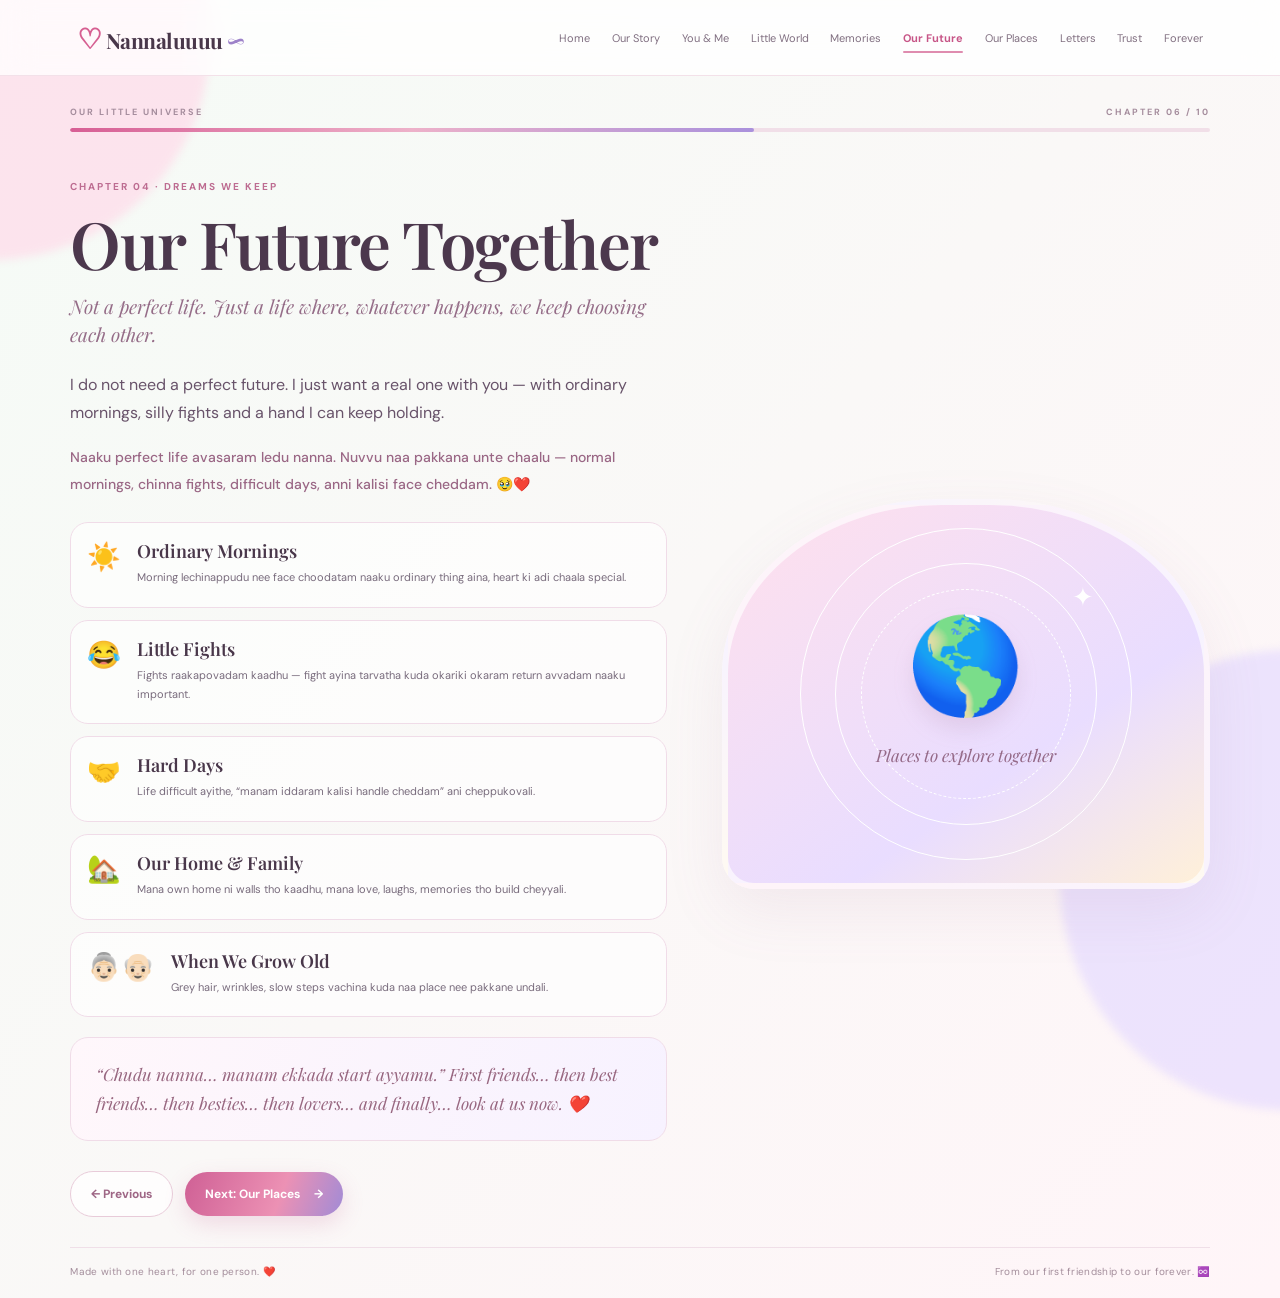
<file: future.html>
<!doctype html>
<html lang="en"><head><meta charset="utf-8"><meta name="viewport" content="width=device-width,initial-scale=1"><meta name="theme-color" content="#fff3f8"><meta name="description" content="A little universe made only for Nannaluuuu."><title>Our Future Together | Nannaluuuu</title><link rel="preconnect" href="https://fonts.googleapis.com"><link href="https://fonts.googleapis.com/css2?family=DM+Sans:wght@400;500;600;700&family=Playfair+Display:wght@500;600;700&display=swap" rel="stylesheet"><link rel="stylesheet" href="style.css"></head>
<body class="theme-future" data-page="06">
<div class="ambient ambient-a"></div><div class="ambient ambient-b"></div>
<header class="site-header"><a class="brand" href="index.html"><span>♡</span> Nannaluuuu <i>∞</i></a><button class="menu-toggle" aria-label="Open navigation" aria-expanded="false">☰</button><nav class="main-nav"><a href="index.html" data-nav="01">Home</a><a href="story.html" data-nav="02">Our Story</a><a href="you-and-me.html" data-nav="03">You & Me</a><a href="little-world.html" data-nav="04">Little World</a><a href="memories.html" data-nav="05">Memories</a><a href="future.html" data-nav="06">Our Future</a><a href="places.html" data-nav="07">Our Places</a><a href="letters.html" data-nav="08">Letters</a><a href="trust.html" data-nav="09">Trust</a><a href="forever.html" data-nav="10">Forever</a></nav></header>
<main class="page-wrap">
<div class="topline"><span>OUR LITTLE UNIVERSE</span><span>CHAPTER 06 / 10</span></div><div class="progress"><span style="width:60%"></span></div>
<section class="content-grid future-layout">
<div class="copy reveal"><p class="eyebrow">Chapter 04 · Dreams we keep</p><h1>Our Future Together</h1><p class="subtitle">Not a perfect life. Just a life where, whatever happens, we keep choosing each other.</p><div class="main-copy"><p class="lead">I do not need a perfect future. I just want a real one with you — with ordinary mornings, silly fights and a hand I can keep holding.</p><p class="telugu">Naaku perfect life avasaram ledu nanna. Nuvvu naa pakkana unte chaalu — normal mornings, chinna fights, difficult days, anni kalisi face cheddam. 🥹❤️</p></div><div class="future-path"><article><i>☀️</i><div><h3>Ordinary Mornings</h3><p>Morning lechinappudu nee face choodatam naaku ordinary thing aina, heart ki adi chaala special.</p></div></article><article><i>😂</i><div><h3>Little Fights</h3><p>Fights raakapovadam kaadhu — fight ayina tarvatha kuda okariki okaram return avvadam naaku important.</p></div></article><article><i>🤝</i><div><h3>Hard Days</h3><p>Life difficult ayithe, “manam iddaram kalisi handle cheddam” ani cheppukovali.</p></div></article><article><i>🏡</i><div><h3>Our Home & Family</h3><p>Mana own home ni walls tho kaadhu, mana love, laughs, memories tho build cheyyali.</p></div></article><article><i>👵🏻👴🏻</i><div><h3>When We Grow Old</h3><p>Grey hair, wrinkles, slow steps vachina kuda naa place nee pakkane undali.</p></div></article></div><blockquote>“Chudu nanna… manam ekkada start ayyamu.” First friends… then best friends… then besties… then lovers… and finally… look at us now. ❤️</blockquote><div class="page-navigation"><a class="btn btn-ghost" href="memories.html">← Previous</a><a class="btn btn-main" href="places.html">Next: Our Places <b>→</b></a></div></div>
<div class="art-column reveal"><div class="illustration-panel future-panel"><div class="illustration-symbol">🌎</div><div class="illustration-orbit"></div><p>Places to explore together</p><span class="orbit-star">✦</span></div></div>
</section>
<footer class="page-footer"><span>Made with one heart, for one person. ❤️</span><span>From our first friendship to our forever. ♾️</span></footer>
</main><script src="script.js"></script></body></html>
</file>
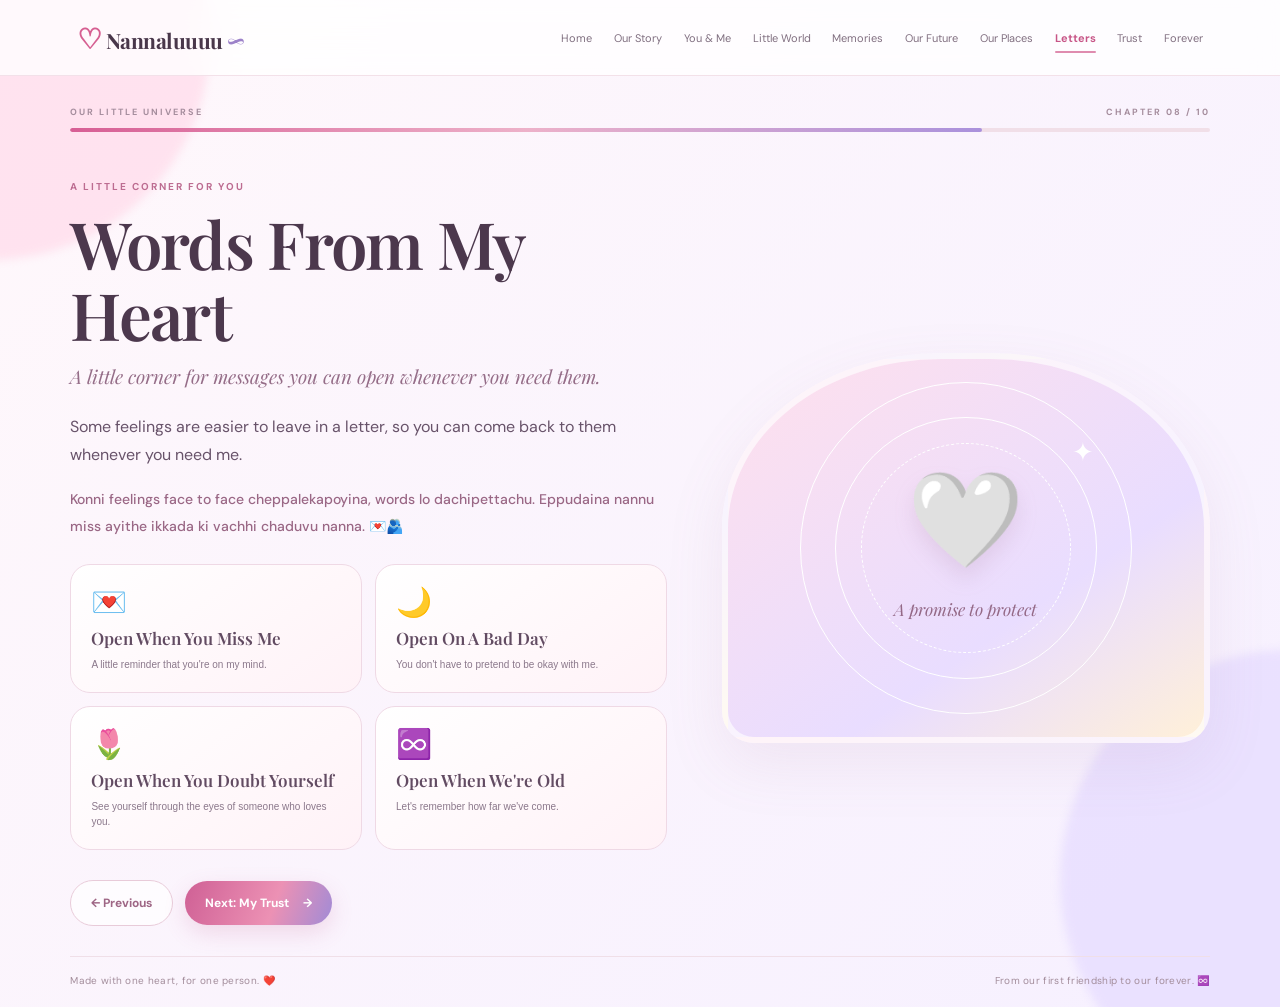
<file: letters.html>
<!doctype html>
<html lang="en"><head><meta charset="utf-8"><meta name="viewport" content="width=device-width,initial-scale=1"><meta name="theme-color" content="#fff3f8"><meta name="description" content="A little universe made only for Nannaluuuu."><title>Words From My Heart | Nannaluuuu</title><link rel="preconnect" href="https://fonts.googleapis.com"><link href="https://fonts.googleapis.com/css2?family=DM+Sans:wght@400;500;600;700&family=Playfair+Display:wght@500;600;700&display=swap" rel="stylesheet"><link rel="stylesheet" href="style.css"></head>
<body class="theme-letters" data-page="08">
<div class="ambient ambient-a"></div><div class="ambient ambient-b"></div>
<header class="site-header"><a class="brand" href="index.html"><span>♡</span> Nannaluuuu <i>∞</i></a><button class="menu-toggle" aria-label="Open navigation" aria-expanded="false">☰</button><nav class="main-nav"><a href="index.html" data-nav="01">Home</a><a href="story.html" data-nav="02">Our Story</a><a href="you-and-me.html" data-nav="03">You & Me</a><a href="little-world.html" data-nav="04">Little World</a><a href="memories.html" data-nav="05">Memories</a><a href="future.html" data-nav="06">Our Future</a><a href="places.html" data-nav="07">Our Places</a><a href="letters.html" data-nav="08">Letters</a><a href="trust.html" data-nav="09">Trust</a><a href="forever.html" data-nav="10">Forever</a></nav></header>
<main class="page-wrap">
<div class="topline"><span>OUR LITTLE UNIVERSE</span><span>CHAPTER 08 / 10</span></div><div class="progress"><span style="width:80%"></span></div>
<section class="content-grid letters-layout">
<div class="copy reveal"><p class="eyebrow">A little corner for you</p><h1>Words From My Heart</h1><p class="subtitle">A little corner for messages you can open whenever you need them.</p><div class="main-copy"><p class="lead">Some feelings are easier to leave in a letter, so you can come back to them whenever you need me.</p><p class="telugu">Konni feelings face to face cheppalekapoyina, words lo dachipettachu. Eppudaina nannu miss ayithe ikkada ki vachhi chaduvu nanna. 💌🫂</p></div><div class="envelope-grid"><button class="envelope" data-letter="miss"><span>💌</span><b>Open When You Miss Me</b><small>A little reminder that you're on my mind.</small></button><button class="envelope" data-letter="bad"><span>🌙</span><b>Open On A Bad Day</b><small>You don't have to pretend to be okay with me.</small></button><button class="envelope" data-letter="doubt"><span>🌷</span><b>Open When You Doubt Yourself</b><small>See yourself through the eyes of someone who loves you.</small></button><button class="envelope" data-letter="old"><span>♾️</span><b>Open When We're Old</b><small>Let's remember how far we've come.</small></button></div><div id="letterReveal" class="letter-reveal" hidden></div><div class="page-navigation"><a class="btn btn-ghost" href="places.html">← Previous</a><a class="btn btn-main" href="trust.html">Next: My Trust <b>→</b></a></div></div>
<div class="art-column reveal"><div class="illustration-panel letters-panel"><div class="illustration-symbol">🤍</div><div class="illustration-orbit"></div><p>A promise to protect</p><span class="orbit-star">✦</span></div></div>
</section>
<footer class="page-footer"><span>Made with one heart, for one person. ❤️</span><span>From our first friendship to our forever. ♾️</span></footer>
</main><script src="script.js"></script></body></html>
</file>
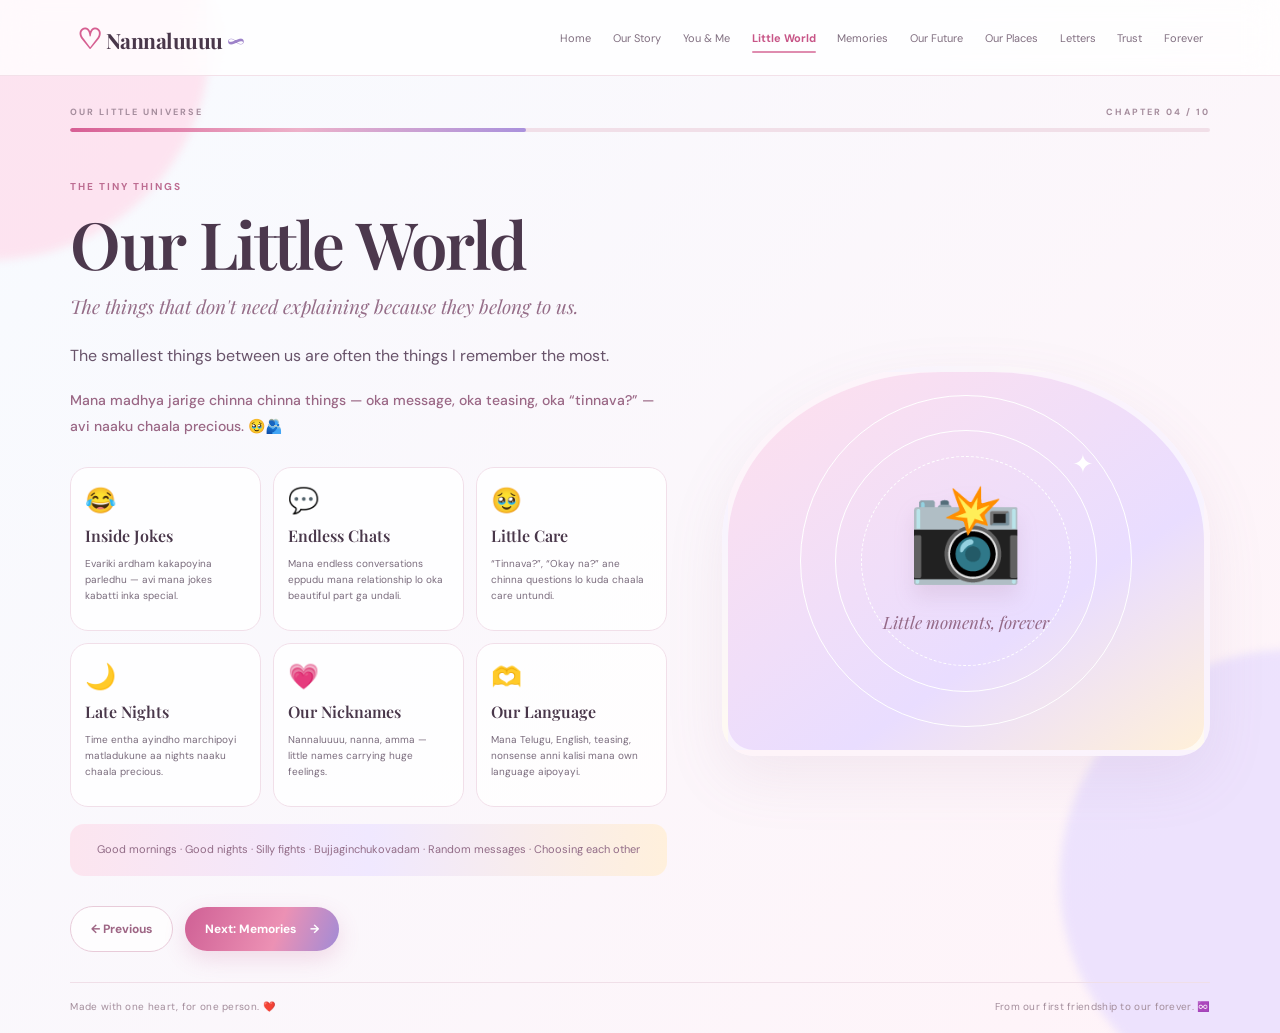
<file: little-world.html>
<!doctype html>
<html lang="en"><head><meta charset="utf-8"><meta name="viewport" content="width=device-width,initial-scale=1"><meta name="theme-color" content="#fff3f8"><meta name="description" content="A little universe made only for Nannaluuuu."><title>Our Little World | Nannaluuuu</title><link rel="preconnect" href="https://fonts.googleapis.com"><link href="https://fonts.googleapis.com/css2?family=DM+Sans:wght@400;500;600;700&family=Playfair+Display:wght@500;600;700&display=swap" rel="stylesheet"><link rel="stylesheet" href="style.css"></head>
<body class="theme-little" data-page="04">
<div class="ambient ambient-a"></div><div class="ambient ambient-b"></div>
<header class="site-header"><a class="brand" href="index.html"><span>♡</span> Nannaluuuu <i>∞</i></a><button class="menu-toggle" aria-label="Open navigation" aria-expanded="false">☰</button><nav class="main-nav"><a href="index.html" data-nav="01">Home</a><a href="story.html" data-nav="02">Our Story</a><a href="you-and-me.html" data-nav="03">You & Me</a><a href="little-world.html" data-nav="04">Little World</a><a href="memories.html" data-nav="05">Memories</a><a href="future.html" data-nav="06">Our Future</a><a href="places.html" data-nav="07">Our Places</a><a href="letters.html" data-nav="08">Letters</a><a href="trust.html" data-nav="09">Trust</a><a href="forever.html" data-nav="10">Forever</a></nav></header>
<main class="page-wrap">
<div class="topline"><span>OUR LITTLE UNIVERSE</span><span>CHAPTER 04 / 10</span></div><div class="progress"><span style="width:40%"></span></div>
<section class="content-grid orbit-layout">
<div class="copy reveal"><p class="eyebrow">The tiny things</p><h1>Our Little World</h1><p class="subtitle">The things that don't need explaining because they belong to us.</p><div class="main-copy"><p class="lead">The smallest things between us are often the things I remember the most.</p><p class="telugu">Mana madhya jarige chinna chinna things — oka message, oka teasing, oka “tinnava?” — avi naaku chaala precious. 🥹🫂</p></div><div class="orbit-grid"><article><b>😂</b><h3>Inside Jokes</h3><p>Evariki ardham kakapoyina parledhu — avi mana jokes kabatti inka special.</p></article><article><b>💬</b><h3>Endless Chats</h3><p>Mana endless conversations eppudu mana relationship lo oka beautiful part ga undali.</p></article><article><b>🥹</b><h3>Little Care</h3><p>“Tinnava?”, “Okay na?” ane chinna questions lo kuda chaala care untundi.</p></article><article><b>🌙</b><h3>Late Nights</h3><p>Time entha ayindho marchipoyi matladukune aa nights naaku chaala precious.</p></article><article><b>💗</b><h3>Our Nicknames</h3><p>Nannaluuuu, nanna, amma — little names carrying huge feelings.</p></article><article><b>🫶</b><h3>Our Language</h3><p>Mana Telugu, English, teasing, nonsense anni kalisi mana own language aipoyayi.</p></article></div><div class='ribbon-quote'>Good mornings · Good nights · Silly fights · Bujjaginchukovadam · Random messages · Choosing each other</div><div class="page-navigation"><a class="btn btn-ghost" href="you-and-me.html">← Previous</a><a class="btn btn-main" href="memories.html">Next: Memories <b>→</b></a></div></div>
<div class="art-column reveal"><div class="illustration-panel little-panel"><div class="illustration-symbol">📸</div><div class="illustration-orbit"></div><p>Little moments, forever</p><span class="orbit-star">✦</span></div></div>
</section>
<footer class="page-footer"><span>Made with one heart, for one person. ❤️</span><span>From our first friendship to our forever. ♾️</span></footer>
</main><script src="script.js"></script></body></html>
</file>
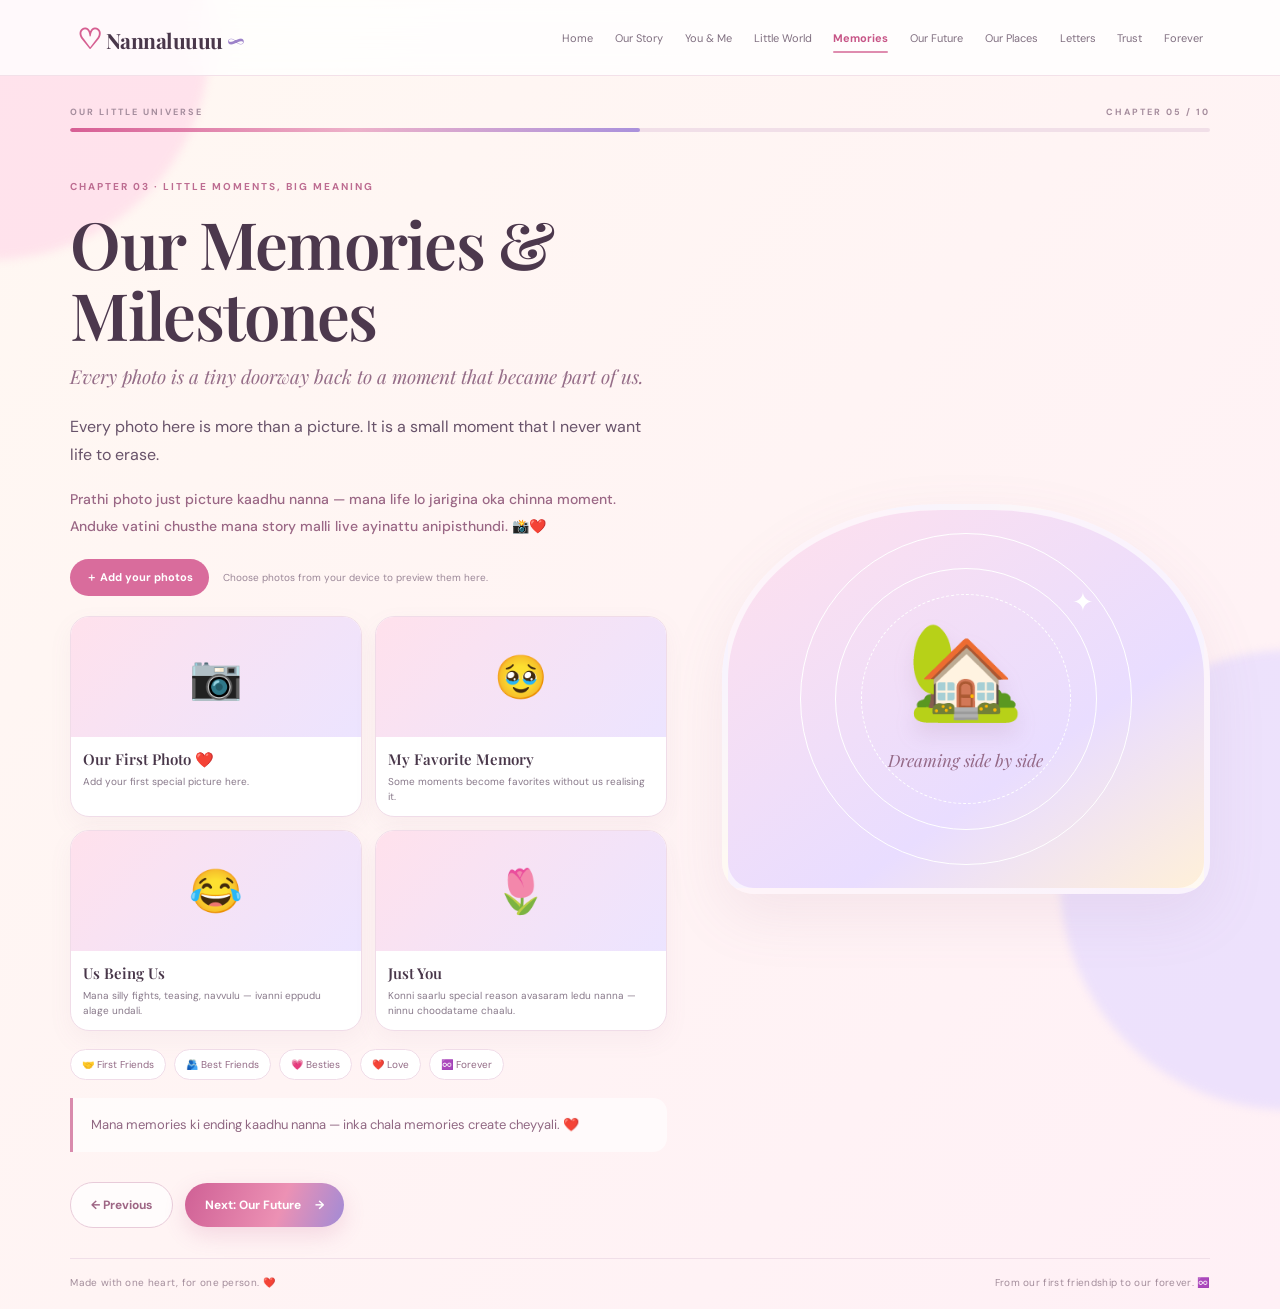
<file: memories.html>
<!doctype html>
<html lang="en"><head><meta charset="utf-8"><meta name="viewport" content="width=device-width,initial-scale=1"><meta name="theme-color" content="#fff3f8"><meta name="description" content="A little universe made only for Nannaluuuu."><title>Our Memories & Milestones | Nannaluuuu</title><link rel="preconnect" href="https://fonts.googleapis.com"><link href="https://fonts.googleapis.com/css2?family=DM+Sans:wght@400;500;600;700&family=Playfair+Display:wght@500;600;700&display=swap" rel="stylesheet"><link rel="stylesheet" href="style.css"></head>
<body class="theme-memories" data-page="05">
<div class="ambient ambient-a"></div><div class="ambient ambient-b"></div>
<header class="site-header"><a class="brand" href="index.html"><span>♡</span> Nannaluuuu <i>∞</i></a><button class="menu-toggle" aria-label="Open navigation" aria-expanded="false">☰</button><nav class="main-nav"><a href="index.html" data-nav="01">Home</a><a href="story.html" data-nav="02">Our Story</a><a href="you-and-me.html" data-nav="03">You & Me</a><a href="little-world.html" data-nav="04">Little World</a><a href="memories.html" data-nav="05">Memories</a><a href="future.html" data-nav="06">Our Future</a><a href="places.html" data-nav="07">Our Places</a><a href="letters.html" data-nav="08">Letters</a><a href="trust.html" data-nav="09">Trust</a><a href="forever.html" data-nav="10">Forever</a></nav></header>
<main class="page-wrap">
<div class="topline"><span>OUR LITTLE UNIVERSE</span><span>CHAPTER 05 / 10</span></div><div class="progress"><span style="width:50%"></span></div>
<section class="content-grid memory-layout">
<div class="copy reveal"><p class="eyebrow">Chapter 03 · Little moments, big meaning</p><h1>Our Memories & Milestones</h1><p class="subtitle">Every photo is a tiny doorway back to a moment that became part of us.</p><div class="main-copy"><p class="lead">Every photo here is more than a picture. It is a small moment that I never want life to erase.</p><p class="telugu">Prathi photo just picture kaadhu nanna — mana life lo jarigina oka chinna moment. Anduke vatini chusthe mana story malli live ayinattu anipisthundi. 📸❤️</p></div><div class="photo-tools"><label class="upload-btn">＋ Add your photos<input id="photoUpload" type="file" accept="image/*" multiple hidden></label><span>Choose photos from your device to preview them here.</span></div><div id="photoGrid" class="photo-grid"><figure class="photo-placeholder"><div>📷</div><figcaption><b>Our First Photo ❤️</b><small>Add your first special picture here.</small></figcaption></figure><figure class="photo-placeholder"><div>🥹</div><figcaption><b>My Favorite Memory</b><small>Some moments become favorites without us realising it.</small></figcaption></figure><figure class="photo-placeholder"><div>😂</div><figcaption><b>Us Being Us</b><small>Mana silly fights, teasing, navvulu — ivanni eppudu alage undali.</small></figcaption></figure><figure class="photo-placeholder"><div>🌷</div><figcaption><b>Just You</b><small>Konni saarlu special reason avasaram ledu nanna — ninnu choodatame chaalu.</small></figcaption></figure></div><div class='milestone-strip'><span>🤝 First Friends</span><span>🫂 Best Friends</span><span>💗 Besties</span><span>❤️ Love</span><span>♾️ Forever</span></div><p class='closing-line'>Mana memories ki ending kaadhu nanna — inka chala memories create cheyyali. ❤️</p><div class="page-navigation"><a class="btn btn-ghost" href="little-world.html">← Previous</a><a class="btn btn-main" href="future.html">Next: Our Future <b>→</b></a></div></div>
<div class="art-column reveal"><div class="illustration-panel memories-panel"><div class="illustration-symbol">🏡</div><div class="illustration-orbit"></div><p>Dreaming side by side</p><span class="orbit-star">✦</span></div></div>
</section>
<footer class="page-footer"><span>Made with one heart, for one person. ❤️</span><span>From our first friendship to our forever. ♾️</span></footer>
</main><script src="script.js"></script></body></html>
</file>
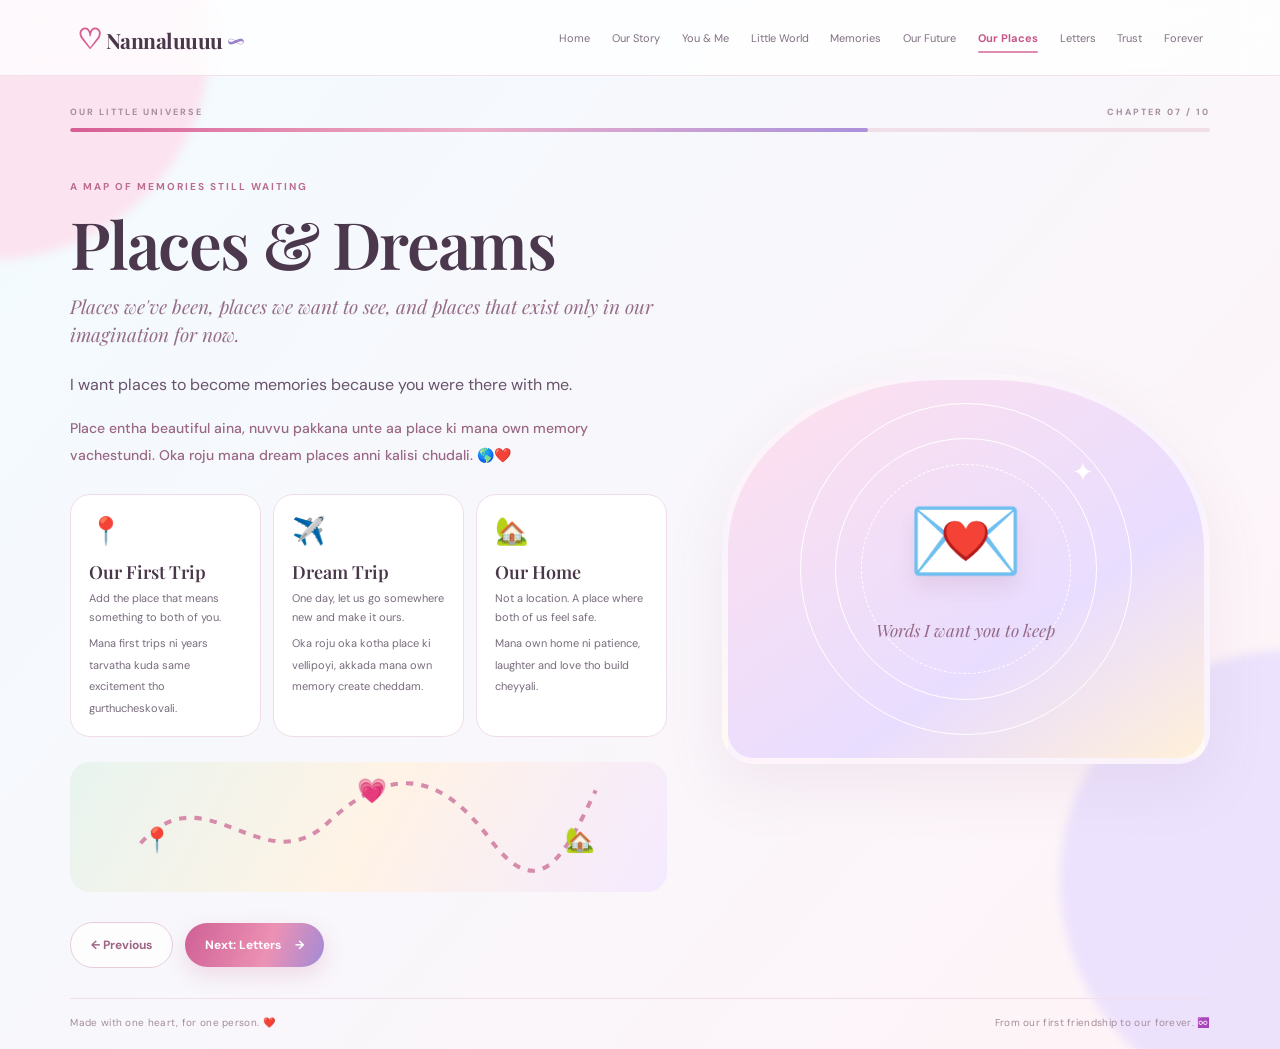
<file: places.html>
<!doctype html>
<html lang="en"><head><meta charset="utf-8"><meta name="viewport" content="width=device-width,initial-scale=1"><meta name="theme-color" content="#fff3f8"><meta name="description" content="A little universe made only for Nannaluuuu."><title>Places & Dreams | Nannaluuuu</title><link rel="preconnect" href="https://fonts.googleapis.com"><link href="https://fonts.googleapis.com/css2?family=DM+Sans:wght@400;500;600;700&family=Playfair+Display:wght@500;600;700&display=swap" rel="stylesheet"><link rel="stylesheet" href="style.css"></head>
<body class="theme-places" data-page="07">
<div class="ambient ambient-a"></div><div class="ambient ambient-b"></div>
<header class="site-header"><a class="brand" href="index.html"><span>♡</span> Nannaluuuu <i>∞</i></a><button class="menu-toggle" aria-label="Open navigation" aria-expanded="false">☰</button><nav class="main-nav"><a href="index.html" data-nav="01">Home</a><a href="story.html" data-nav="02">Our Story</a><a href="you-and-me.html" data-nav="03">You & Me</a><a href="little-world.html" data-nav="04">Little World</a><a href="memories.html" data-nav="05">Memories</a><a href="future.html" data-nav="06">Our Future</a><a href="places.html" data-nav="07">Our Places</a><a href="letters.html" data-nav="08">Letters</a><a href="trust.html" data-nav="09">Trust</a><a href="forever.html" data-nav="10">Forever</a></nav></header>
<main class="page-wrap">
<div class="topline"><span>OUR LITTLE UNIVERSE</span><span>CHAPTER 07 / 10</span></div><div class="progress"><span style="width:70%"></span></div>
<section class="content-grid places-layout">
<div class="copy reveal"><p class="eyebrow">A map of memories still waiting</p><h1>Places & Dreams</h1><p class="subtitle">Places we've been, places we want to see, and places that exist only in our imagination for now.</p><div class="main-copy"><p class="lead">I want places to become memories because you were there with me.</p><p class="telugu">Place entha beautiful aina, nuvvu pakkana unte aa place ki mana own memory vachestundi. Oka roju mana dream places anni kalisi chudali. 🌎❤️</p></div><div class="place-cards"><article class="place-card"><span>📍</span><h3>Our First Trip</h3><p>Add the place that means something to both of you.</p><small>Mana first trips ni years tarvatha kuda same excitement tho gurthucheskovali.</small></article><article class="place-card"><span>✈️</span><h3>Dream Trip</h3><p>One day, let us go somewhere new and make it ours.</p><small>Oka roju oka kotha place ki vellipoyi, akkada mana own memory create cheddam.</small></article><article class="place-card"><span>🏡</span><h3>Our Home</h3><p>Not a location. A place where both of us feel safe.</p><small>Mana own home ni patience, laughter and love tho build cheyyali.</small></article></div><div class='map-doodle'><span class='pin pin1'>📍</span><span class='pin pin2'>💗</span><span class='pin pin3'>🏡</span><svg viewBox='0 0 600 160' aria-hidden='true'><path d='M20 100 C100 10 170 150 250 75 S390 15 450 95 S540 120 580 35' fill='none' stroke='#d68bab' stroke-width='5' stroke-dasharray='9 10'/></svg></div><div class="page-navigation"><a class="btn btn-ghost" href="future.html">← Previous</a><a class="btn btn-main" href="letters.html">Next: Letters <b>→</b></a></div></div>
<div class="art-column reveal"><div class="illustration-panel places-panel"><div class="illustration-symbol">💌</div><div class="illustration-orbit"></div><p>Words I want you to keep</p><span class="orbit-star">✦</span></div></div>
</section>
<footer class="page-footer"><span>Made with one heart, for one person. ❤️</span><span>From our first friendship to our forever. ♾️</span></footer>
</main><script src="script.js"></script></body></html>
</file>
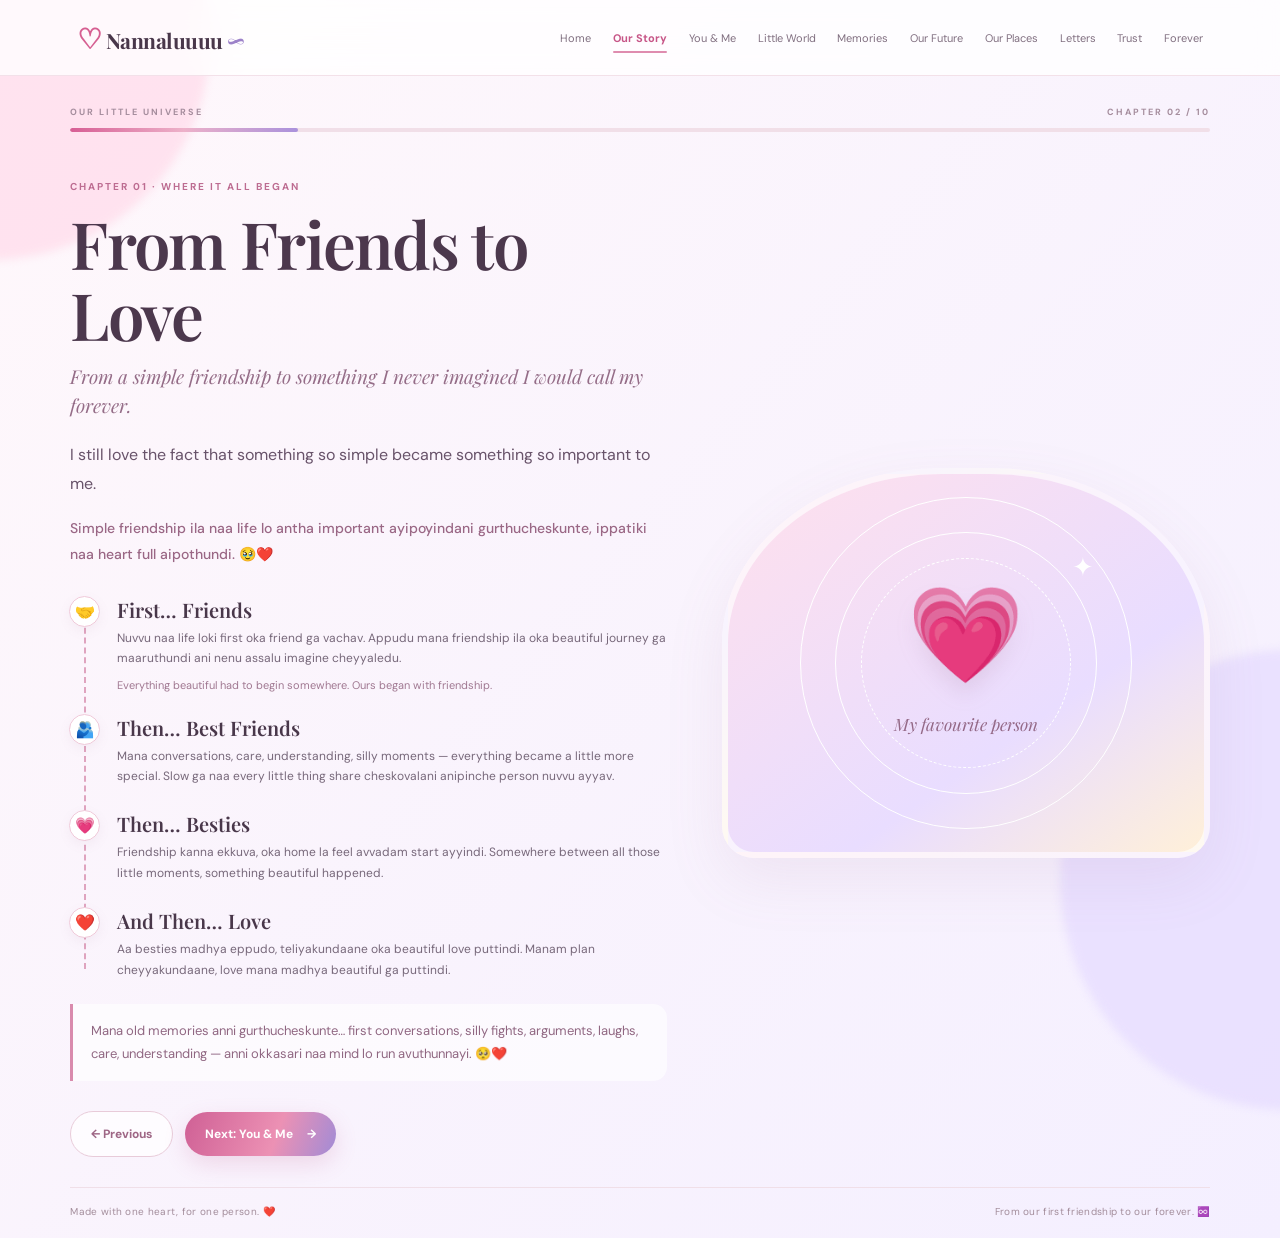
<file: story.html>
<!doctype html>
<html lang="en"><head><meta charset="utf-8"><meta name="viewport" content="width=device-width,initial-scale=1"><meta name="theme-color" content="#fff3f8"><meta name="description" content="A little universe made only for Nannaluuuu."><title>From Friends to Love | Nannaluuuu</title><link rel="preconnect" href="https://fonts.googleapis.com"><link href="https://fonts.googleapis.com/css2?family=DM+Sans:wght@400;500;600;700&family=Playfair+Display:wght@500;600;700&display=swap" rel="stylesheet"><link rel="stylesheet" href="style.css"></head>
<body class="theme-story" data-page="02">
<div class="ambient ambient-a"></div><div class="ambient ambient-b"></div>
<header class="site-header"><a class="brand" href="index.html"><span>♡</span> Nannaluuuu <i>∞</i></a><button class="menu-toggle" aria-label="Open navigation" aria-expanded="false">☰</button><nav class="main-nav"><a href="index.html" data-nav="01">Home</a><a href="story.html" data-nav="02">Our Story</a><a href="you-and-me.html" data-nav="03">You & Me</a><a href="little-world.html" data-nav="04">Little World</a><a href="memories.html" data-nav="05">Memories</a><a href="future.html" data-nav="06">Our Future</a><a href="places.html" data-nav="07">Our Places</a><a href="letters.html" data-nav="08">Letters</a><a href="trust.html" data-nav="09">Trust</a><a href="forever.html" data-nav="10">Forever</a></nav></header>
<main class="page-wrap">
<div class="topline"><span>OUR LITTLE UNIVERSE</span><span>CHAPTER 02 / 10</span></div><div class="progress"><span style="width:20%"></span></div>
<section class="content-grid timeline-layout">
<div class="copy reveal"><p class="eyebrow">Chapter 01 · Where it all began</p><h1>From Friends to Love</h1><p class="subtitle">From a simple friendship to something I never imagined I would call my forever.</p><div class="main-copy"><p class="lead">I still love the fact that something so simple became something so important to me.</p><p class="telugu">Simple friendship ila naa life lo antha important ayipoyindani gurthucheskunte, ippatiki naa heart full aipothundi. 🥹❤️</p></div><div class="story-steps"><article><i>🤝</i><div><h3>First… Friends</h3><p>Nuvvu naa life loki first oka friend ga vachav. Appudu mana friendship ila oka beautiful journey ga maaruthundi ani nenu assalu imagine cheyyaledu.</p><small>Everything beautiful had to begin somewhere. Ours began with friendship.</small></div></article><article><i>🫂</i><div><h3>Then… Best Friends</h3><p>Mana conversations, care, understanding, silly moments — everything became a little more special. Slow ga naa every little thing share cheskovalani anipinche person nuvvu ayyav.</p></div></article><article><i>💗</i><div><h3>Then… Besties</h3><p>Friendship kanna ekkuva, oka home la feel avvadam start ayyindi. Somewhere between all those little moments, something beautiful happened.</p></div></article><article><i>❤️</i><div><h3>And Then… Love</h3><p>Aa besties madhya eppudo, teliyakundaane oka beautiful love puttindi. Manam plan cheyyakundaane, love mana madhya beautiful ga puttindi.</p></div></article></div><p class='closing-line'>Mana old memories anni gurthucheskunte… first conversations, silly fights, arguments, laughs, care, understanding — anni okkasari naa mind lo run avuthunnayi. 🥺❤️</p><div class="page-navigation"><a class="btn btn-ghost" href="index.html">← Previous</a><a class="btn btn-main" href="you-and-me.html">Next: You & Me <b>→</b></a></div></div>
<div class="art-column reveal"><div class="illustration-panel story-panel"><div class="illustration-symbol">💗</div><div class="illustration-orbit"></div><p>My favourite person</p><span class="orbit-star">✦</span></div></div>
</section>
<footer class="page-footer"><span>Made with one heart, for one person. ❤️</span><span>From our first friendship to our forever. ♾️</span></footer>
</main><script src="script.js"></script></body></html>
</file>
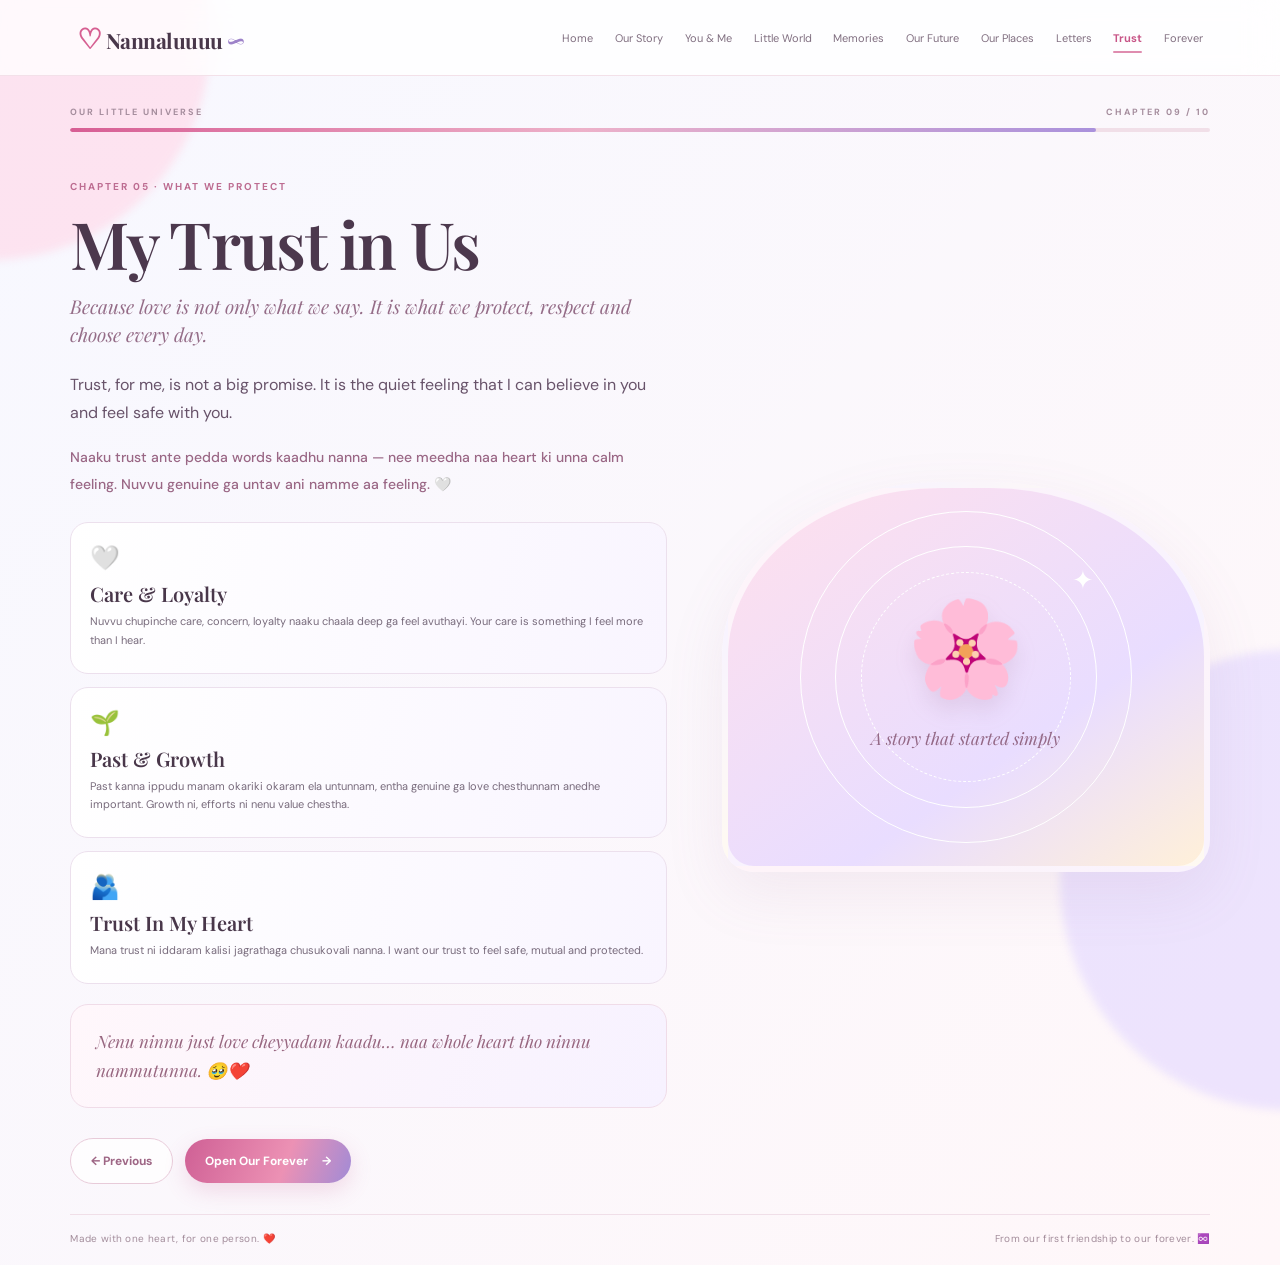
<file: trust.html>
<!doctype html>
<html lang="en"><head><meta charset="utf-8"><meta name="viewport" content="width=device-width,initial-scale=1"><meta name="theme-color" content="#fff3f8"><meta name="description" content="A little universe made only for Nannaluuuu."><title>My Trust in Us | Nannaluuuu</title><link rel="preconnect" href="https://fonts.googleapis.com"><link href="https://fonts.googleapis.com/css2?family=DM+Sans:wght@400;500;600;700&family=Playfair+Display:wght@500;600;700&display=swap" rel="stylesheet"><link rel="stylesheet" href="style.css"></head>
<body class="theme-trust" data-page="09">
<div class="ambient ambient-a"></div><div class="ambient ambient-b"></div>
<header class="site-header"><a class="brand" href="index.html"><span>♡</span> Nannaluuuu <i>∞</i></a><button class="menu-toggle" aria-label="Open navigation" aria-expanded="false">☰</button><nav class="main-nav"><a href="index.html" data-nav="01">Home</a><a href="story.html" data-nav="02">Our Story</a><a href="you-and-me.html" data-nav="03">You & Me</a><a href="little-world.html" data-nav="04">Little World</a><a href="memories.html" data-nav="05">Memories</a><a href="future.html" data-nav="06">Our Future</a><a href="places.html" data-nav="07">Our Places</a><a href="letters.html" data-nav="08">Letters</a><a href="trust.html" data-nav="09">Trust</a><a href="forever.html" data-nav="10">Forever</a></nav></header>
<main class="page-wrap">
<div class="topline"><span>OUR LITTLE UNIVERSE</span><span>CHAPTER 09 / 10</span></div><div class="progress"><span style="width:90%"></span></div>
<section class="content-grid trust-layout">
<div class="copy reveal"><p class="eyebrow">Chapter 05 · What we protect</p><h1>My Trust in Us</h1><p class="subtitle">Because love is not only what we say. It is what we protect, respect and choose every day.</p><div class="main-copy"><p class="lead">Trust, for me, is not a big promise. It is the quiet feeling that I can believe in you and feel safe with you.</p><p class="telugu">Naaku trust ante pedda words kaadhu nanna — nee meedha naa heart ki unna calm feeling. Nuvvu genuine ga untav ani namme aa feeling. 🤍</p></div><div class="trust-panels"><article><i>🤍</i><h3>Care & Loyalty</h3><p>Nuvvu chupinche care, concern, loyalty naaku chaala deep ga feel avuthayi. Your care is something I feel more than I hear.</p></article><article><i>🌱</i><h3>Past & Growth</h3><p>Past kanna ippudu manam okariki okaram ela untunnam, entha genuine ga love chesthunnam anedhe important. Growth ni, efforts ni nenu value chestha.</p></article><article><i>🫂</i><h3>Trust In My Heart</h3><p>Mana trust ni iddaram kalisi jagrathaga chusukovali nanna. I want our trust to feel safe, mutual and protected.</p></article></div><blockquote>Nenu ninnu just love cheyyadam kaadu… naa whole heart tho ninnu nammutunna. 🥹❤️</blockquote><div class="page-navigation"><a class="btn btn-ghost" href="letters.html">← Previous</a><a class="btn btn-main" href="forever.html">Open Our Forever <b>→</b></a></div></div>
<div class="art-column reveal"><div class="illustration-panel trust-panel"><div class="illustration-symbol">🌸</div><div class="illustration-orbit"></div><p>A story that started simply</p><span class="orbit-star">✦</span></div></div>
</section>
<footer class="page-footer"><span>Made with one heart, for one person. ❤️</span><span>From our first friendship to our forever. ♾️</span></footer>
</main><script src="script.js"></script></body></html>
</file>
<file: style.css>
*{box-sizing:border-box} :root{--ink:#49374a;--muted:#796a7d;--rose:#d96698;--line:#f0dce8;--serif:'Playfair Display',Georgia,serif;--sans:'DM Sans',Arial,sans-serif}html{scroll-behavior:smooth}body{margin:0;min-height:100vh;color:var(--ink);font-family:var(--sans);overflow-x:hidden;background:linear-gradient(130deg,#fff9fb,#fff0f6 48%,#f3efff)}a{color:inherit;text-decoration:none}.ambient{position:fixed;border-radius:50%;filter:blur(4px);pointer-events:none;z-index:-1;opacity:.65}.ambient-a{width:440px;height:440px;left:-230px;top:-180px;background:#ffd8e8}.ambient-b{width:460px;height:460px;right:-240px;bottom:-210px;background:#e4d9ff}.site-header{height:76px;padding:0 clamp(18px,6vw,88px);display:flex;align-items:center;justify-content:space-between;background:#ffffffc9;backdrop-filter:blur(16px);border-bottom:1px solid #f3e1e9;position:sticky;top:0;z-index:20}.brand{font:700 21px var(--serif);letter-spacing:-.5px}.brand span{color:#d65f91;font-size:28px}.brand i{font-style:normal;color:#9d82c9}.main-nav{display:flex;align-items:center;gap:clamp(9px,1.7vw,23px)}.main-nav a{font-size:11px;color:#806f80;padding:10px 0;position:relative;transition:color .2s,transform .2s}.main-nav a:hover{color:#c75587;transform:translateY(-2px)}.main-nav a.active{color:#c75587;font-weight:700}.main-nav a.active:after{content:"";position:absolute;bottom:2px;left:0;right:0;height:2px;background:#df8caf;border-radius:5px}.menu-toggle{display:none;border:0;background:none;font-size:24px;color:var(--ink)}.page-wrap{width:min(1180px,89%);margin:auto;min-height:calc(100vh - 76px);padding:30px 0 20px}.topline{display:flex;justify-content:space-between;color:#a58d9d;font-size:9px;letter-spacing:2px;font-weight:700}.progress{height:4px;background:#f1dfe8;border-radius:10px;margin-top:10px;overflow:hidden}.progress span{display:block;height:100%;background:linear-gradient(90deg,#d75e94,#edb1c9,#aa91dc);border-radius:10px;transition:width .8s}.content-grid{min-height:690px;display:grid;grid-template-columns:minmax(0,1.1fr) minmax(300px,.9fr);gap:55px;align-items:center;padding:38px 0 30px;animation:pageEnter .75s cubic-bezier(.2,.75,.2,1) both}@keyframes pageEnter{from{opacity:0;transform:translateY(22px)}to{opacity:1;transform:translateY(0)}}.copy{animation:copyEnter .7s .1s both}@keyframes copyEnter{from{opacity:0;transform:translateX(-15px)}to{opacity:1;transform:translateX(0)}}.eyebrow{text-transform:uppercase;letter-spacing:2px;color:#bd6c91;font-size:10px;font-weight:700}.copy h1{font:600 clamp(40px,5.1vw,66px)/1.08 var(--serif);letter-spacing:-1.7px;margin:15px 0 13px;color:#4c384d}.subtitle{font:italic 19px/1.5 var(--serif);color:#956d88;margin:0 0 22px}.main-copy{font-size:14px;line-height:1.9;color:var(--muted)}.main-copy .lead{font-size:16px;line-height:1.8;color:#68536a}.main-copy .telugu{color:#9a6785;font-weight:500}.page-navigation{display:flex;align-items:center;gap:12px;flex-wrap:wrap;margin-top:30px}.btn{display:inline-flex;align-items:center;justify-content:center;gap:14px;padding:14px 20px;border-radius:50px;font:700 12px var(--sans);transition:transform .25s,box-shadow .25s,filter .25s}.btn:hover{transform:translateY(-4px);box-shadow:0 12px 25px #a65d871e;filter:saturate(1.12)}.btn-main{color:#fff;background:linear-gradient(110deg,#cf6095,#ec91b4 60%,#a18bd6);box-shadow:0 8px 22px #c75c8d30}.btn-ghost{background:#ffffffb8;border:1px solid #e8cbd9;color:#9e6685}.nav-placeholder{font-size:11px;color:#ad8e9f}.page-footer{border-top:1px solid #f0dfe8;padding:17px 0 0;display:flex;justify-content:space-between;color:#a38d9b;font-size:10px;letter-spacing:.3px}.art-column{min-width:0;position:relative}.main-art{display:block;width:100%;border-radius:38px;box-shadow:0 22px 65px #986c9b20;border:7px solid #ffffffc9;animation:floatArt 6s ease-in-out infinite}.floating-note{position:absolute;padding:12px 17px;border-radius:18px;background:#ffffffdf;box-shadow:0 10px 28px #8d5c801a;color:#9a6687;font:italic 14px var(--serif);animation:floatArt 5s ease-in-out infinite}.note-a{top:8%;left:-8%}.note-b{bottom:8%;right:-5%;animation-delay:1s}@keyframes floatArt{0%,100%{transform:translateY(0)}50%{transform:translateY(-9px)}}.illustration-panel{min-height:390px;border-radius:45% 45% 32px 32px;background:linear-gradient(145deg,#ffe0ec,#e9ddff 65%,#fff0d9);display:flex;flex-direction:column;align-items:center;justify-content:center;position:relative;overflow:hidden;box-shadow:0 22px 60px #9b6d971a;border:6px solid #ffffffa8}.illustration-panel:before,.illustration-panel:after{content:"";position:absolute;border:1px solid #fff;width:260px;height:260px;border-radius:50%}.illustration-panel:after{width:330px;height:330px}.illustration-symbol{font-size:94px;z-index:1;filter:drop-shadow(0 12px 10px #97678c25);animation:floatArt 4s infinite}.illustration-panel p{z-index:1;font:italic 17px var(--serif);color:#946987}.illustration-orbit{position:absolute;width:210px;height:210px;border:1px dashed #fff;border-radius:50%;animation:spin 35s linear infinite}@keyframes spin{to{transform:rotate(360deg)}}.orbit-star{position:absolute;top:20%;right:23%;font-size:26px;color:white;animation:twinkle 2s infinite}@keyframes twinkle{50%{opacity:.4;transform:scale(1.25)}}.story-steps{position:relative;margin-top:28px;padding-left:28px}.story-steps:before{content:"";position:absolute;left:14px;top:12px;bottom:15px;border-left:2px dashed #dfa4bf}.story-steps article{display:flex;gap:17px;position:relative;margin:0 0 20px}.story-steps article>i{font-style:normal;width:31px;height:31px;flex:none;border-radius:50%;display:grid;place-items:center;background:#fff;border:1px solid #efc9d9;box-shadow:0 4px 12px #9f6e8d14;margin-left:-29px}.story-steps h3,.love-card h3,.orbit-grid h3,.future-path h3,.place-card h3,.trust-panels h3{font:600 20px var(--serif);margin:0 0 5px}.story-steps p{font-size:12px;line-height:1.7;color:#77687a;margin:0 0 4px}.story-steps small{font-size:11px;color:#a07891}.closing-line{background:#fff9;border-left:3px solid #d98bad;padding:15px 18px;border-radius:0 14px 14px 0;color:#906782;font-size:13px;line-height:1.8}.love-cards{display:grid;grid-template-columns:repeat(2,1fr);gap:13px;margin-top:25px}.love-card{padding:20px;border-radius:22px;min-height:185px;transition:transform .25s,box-shadow .25s}.love-card:hover{transform:translateY(-7px) rotate(-.6deg);box-shadow:0 15px 30px #93648c18}.love-card i{font-style:normal;font-size:26px}.love-card h3{margin-top:10px}.love-card p{font-size:12px;color:#685a6c;line-height:1.65}.love-card small{font-size:10px;color:#886d82;line-height:1.5}.pink{background:linear-gradient(145deg,#ffe3ed,#fff3f7)}.lilac{background:linear-gradient(145deg,#eae2ff,#f8f5ff)}.peach{background:linear-gradient(145deg,#ffecd9,#fff8ee)}.mint{background:linear-gradient(145deg,#ddf5ed,#f5fffb)}blockquote{margin:20px 0 0;padding:22px 25px;border-radius:18px;background:linear-gradient(110deg,#fff7fb,#f7f2ff);font:italic 17px/1.7 var(--serif);color:#986780;border:1px solid #f0dce8}.orbit-grid{display:grid;grid-template-columns:repeat(3,1fr);gap:12px;margin-top:27px}.orbit-grid article{background:#ffffffc9;border:1px solid #f1dfe9;border-radius:18px;padding:16px 14px;min-height:155px;transition:transform .25s,box-shadow .25s}.orbit-grid article:hover{transform:translateY(-6px) scale(1.02);box-shadow:0 14px 25px #9c6b8b17}.orbit-grid b{font-size:25px}.orbit-grid h3{font-size:16px;margin:8px 0}.orbit-grid p{font-size:10px;line-height:1.6;color:#796b7c}.ribbon-quote{margin-top:17px;padding:16px;border-radius:14px;background:linear-gradient(90deg,#fce5ef,#f0e8ff,#fff0dc);font-size:11px;text-align:center;color:#926c87;line-height:1.8}.photo-tools{display:flex;align-items:center;gap:14px;flex-wrap:wrap;margin:20px 0}.upload-btn{padding:11px 16px;border-radius:30px;background:#d96c9c;color:#fff;font-size:11px;font-weight:700;cursor:pointer}.photo-tools span{font-size:10px;color:#9b8798}.photo-grid{display:grid;grid-template-columns:repeat(2,1fr);gap:13px}.photo-placeholder{margin:0;border-radius:19px;overflow:hidden;background:#fff;border:1px solid #f0dce8;box-shadow:0 9px 25px #986a8c10}.photo-placeholder>div{height:120px;display:grid;place-items:center;font-size:43px;background:linear-gradient(135deg,#ffe1ec,#ece4ff)}.photo-placeholder figcaption{padding:12px;display:flex;flex-direction:column;gap:5px}.photo-placeholder b{font:600 15px var(--serif)}.photo-placeholder small{font-size:10px;color:#88798a;line-height:1.5}.photo-placeholder img{width:100%;height:120px;object-fit:cover}.milestone-strip{display:flex;gap:8px;flex-wrap:wrap;margin:18px 0}.milestone-strip span{font-size:10px;background:#fff;border:1px solid #f0dce8;padding:8px 11px;border-radius:20px;color:#936b86}.future-path{margin-top:25px;display:grid;gap:12px}.future-path article{display:flex;gap:16px;align-items:flex-start;background:#fff9;border:1px solid #f0dce8;border-radius:18px;padding:16px;transition:transform .25s}.future-path article:hover{transform:translateX(7px);background:#fff}.future-path i{font-style:normal;font-size:27px}.future-path p,.place-card p,.place-card small,.trust-panels p{font-size:11px;line-height:1.7;color:#786b7c;margin:4px 0}.future-path h3{font-size:18px}.place-cards{display:grid;grid-template-columns:repeat(3,1fr);gap:12px;margin-top:26px}.place-card{border-radius:20px;padding:18px;background:#fff;border:1px solid #f0dce8;min-height:210px;transition:transform .25s,box-shadow .25s}.place-card:hover{transform:translateY(-7px);box-shadow:0 15px 30px #94688d18}.place-card>span{font-size:27px}.place-card h3{font-size:18px;margin-top:12px}.map-doodle{height:130px;margin-top:25px;position:relative;border-radius:20px;background:linear-gradient(120deg,#e8f4ef,#fff3e6,#f4eaff);overflow:hidden}.map-doodle svg{width:100%;height:100%}.pin{position:absolute;z-index:1;font-size:24px}.pin1{left:12%;top:48%}.pin2{left:48%;top:10%}.pin3{right:12%;top:48%}.envelope-grid{display:grid;grid-template-columns:repeat(2,1fr);gap:13px;margin-top:25px}.envelope{border:1px solid #efd9e5;background:linear-gradient(145deg,#fff,#fff2f7);border-radius:20px;padding:20px;text-align:left;cursor:pointer;display:flex;flex-direction:column;gap:8px;transition:transform .25s,box-shadow .25s}.envelope:hover{transform:translateY(-6px) rotate(-1deg);box-shadow:0 14px 28px #97658d1a}.envelope span{font-size:29px}.envelope b{font:600 17px var(--serif);color:#624b62}.envelope small{font-size:10px;color:#8b788b;line-height:1.5}.letter-reveal{margin-top:16px;padding:22px;border-radius:18px;background:#fff;border:1px dashed #d89ab5;color:#7c657b;font:italic 15px/1.8 var(--serif);animation:pageEnter .4s}.trust-panels{display:grid;gap:13px;margin-top:25px}.trust-panels article{background:linear-gradient(100deg,#fff,#f9f5ff);border:1px solid #ece0ed;border-radius:18px;padding:19px;transition:transform .25s}.trust-panels article:hover{transform:translateX(6px)}.trust-panels i{font-style:normal;font-size:24px}.trust-panels h3{margin-top:7px}.final-layout{grid-template-columns:1.15fr .85fr}.forever-letter{background:linear-gradient(145deg,#fffdfb,#fff1f7);border:1px solid #efdae5;border-radius:24px;padding:25px;box-shadow:0 16px 40px #94658b12}.forever-letter h2{font:600 23px var(--serif);color:#a8527f}.forever-letter p{font-size:12px;line-height:1.8;color:#766779}.forever-letter .big-line{font:italic 28px var(--serif);color:#c35f8e;text-align:center}.choose-btn{border:0;border-radius:30px;background:linear-gradient(110deg,#d65f94,#ec91b4,#a18bd6);color:white;padding:15px 22px;font-weight:700;cursor:pointer;box-shadow:0 8px 22px #c75c8d30;transition:transform .25s}.choose-btn:hover{transform:translateY(-4px) scale(1.02)}.final-reply{margin-top:12px;color:#a24f7d;font:italic 17px var(--serif)}.final-art{width:100%;border-radius:45% 45% 26px 26px;border:7px solid #fff;box-shadow:0 22px 55px #986c9b20}.theme-story{background:linear-gradient(130deg,#fff8fb,#f4efff)}.theme-you{background:linear-gradient(130deg,#fff7fa,#fff0e8)}.theme-little{background:linear-gradient(130deg,#f7fbff,#fff3f8)}.theme-memories{background:linear-gradient(130deg,#fff8f2,#fff0f6)}.theme-future{background:linear-gradient(130deg,#f5fbf6,#fff5f8)}.theme-places{background:linear-gradient(130deg,#f2fbff,#fff3f7)}.theme-letters{background:linear-gradient(130deg,#fff8fb,#f6f0ff)}.theme-trust{background:linear-gradient(130deg,#f7f8ff,#fff7f9)}.theme-forever{background:linear-gradient(130deg,#fff4f8,#f4efff)}.reveal{opacity:0;transform:translateY(17px);transition:opacity .7s,transform .7s}.reveal.visible{opacity:1;transform:translateY(0)}.floating-heart{position:fixed;bottom:-30px;z-index:30;pointer-events:none;color:#d984a8;animation:rise linear forwards}@keyframes rise{to{transform:translateY(-110vh) rotate(40deg);opacity:0}}@media(max-width:980px){.main-nav{gap:10px}.main-nav a{font-size:10px}.content-grid{gap:30px}.orbit-grid{grid-template-columns:repeat(2,1fr)}}@media(max-width:760px){.site-header{height:68px}.menu-toggle{display:block}.main-nav{display:none;position:absolute;top:68px;left:0;right:0;padding:16px 7%;background:#fffafc;flex-direction:column;align-items:flex-start;border-bottom:1px solid #f0dce8;gap:9px}.main-nav.open{display:flex}.main-nav a.active:after{display:none}.page-wrap{width:88%;padding-top:22px}.content-grid,.final-layout{grid-template-columns:1fr;gap:27px;min-height:unset;padding:35px 0 28px}.copy h1{font-size:46px}.art-column{grid-row:1}.home .copy{grid-row:2}.illustration-panel{min-height:260px}.main-art{max-width:520px;margin:auto}.floating-note{font-size:11px}.page-footer{flex-direction:column;text-align:center;gap:7px}.place-cards{grid-template-columns:1fr}.orbit-grid{grid-template-columns:repeat(2,1fr)}.love-cards{gap:9px}.love-card{padding:15px;min-height:170px}.photo-grid{grid-template-columns:repeat(2,1fr)}}@media(max-width:410px){.copy h1{font-size:39px}.orbit-grid{grid-template-columns:1fr 1fr}.envelope-grid{grid-template-columns:1fr}.page-navigation .btn{padding:12px 15px}.love-cards{grid-template-columns:1fr}.topline{font-size:8px}}@media(prefers-reduced-motion:reduce){*,*:before,*:after{scroll-behavior:auto!important;animation-duration:.01ms!important;transition-duration:.01ms!important}}
</file>
